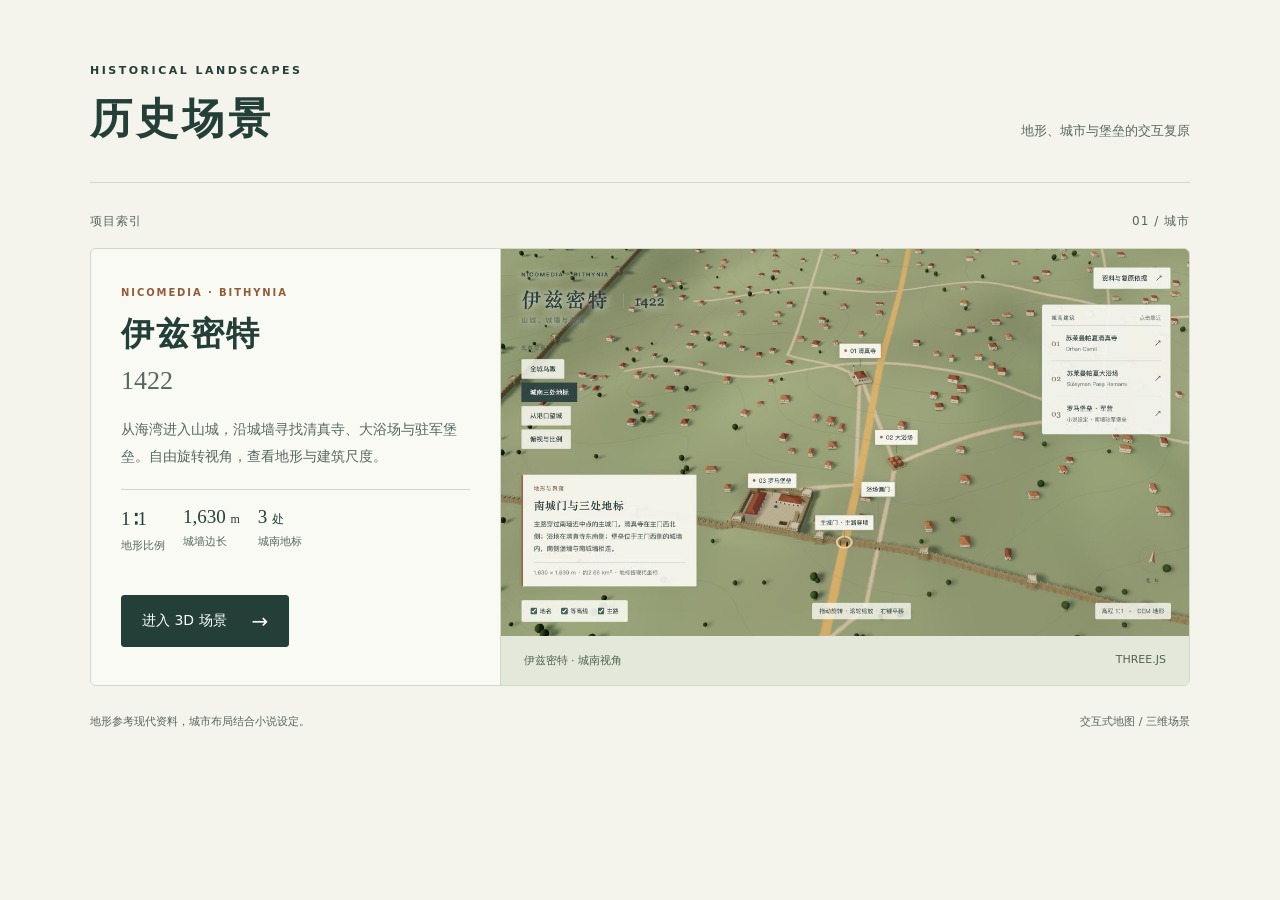
<file: index.html>
<!doctype html>
<html lang="zh-CN">
<head>
  <meta charset="utf-8">
  <meta name="viewport" content="width=device-width, initial-scale=1">
  <meta name="description" content="历史城市与堡垒的交互式三维场景。探索伊兹密特的地形、城墙、海湾与城南建筑。">
  <meta name="theme-color" content="#f4f3ec">
  <title>历史场景 · 项目索引</title>
  <style>
    :root{color-scheme:light;--paper:#f4f3ec;--ink:#233f38;--muted:#56685e;--line:#d1d7c9;--accent:#925c39;font-family:system-ui,-apple-system,"PingFang SC","Microsoft YaHei",sans-serif;background:var(--paper);color:var(--ink)}
    *{box-sizing:border-box}
    body{margin:0}
    main{max-width:1180px;margin:0 auto;padding:64px 40px 28px}
    .eyebrow{font-size:11px;font-weight:600;letter-spacing:2.5px}
    header{display:flex;justify-content:space-between;align-items:flex-end;gap:24px;padding-bottom:35px;border-bottom:1px solid var(--line)}
    h1{font-family:"Songti SC","STSong",serif;font-size:42px;font-weight:600;letter-spacing:4px;margin:14px 0 0}
    header p{font-size:13px;line-height:1.7;color:var(--muted);margin:0 0 5px}
    .section-label{display:flex;justify-content:space-between;align-items:center;font-size:12px;letter-spacing:1px;margin:30px 0 18px;color:var(--muted)}
    .project{display:grid;grid-template-columns:minmax(270px,0.8fr) minmax(0,1.35fr);border:1px solid var(--line);border-radius:6px;background:#fafaf5;overflow:hidden}
    .copy{padding:38px 30px;display:flex;flex-direction:column;align-items:flex-start}
    .place{color:var(--accent);font-size:10px;letter-spacing:1.9px;font-weight:600;margin:0 0 14px}
    h2{font-family:"Songti SC","STSong",serif;font-size:33px;font-weight:600;letter-spacing:2px;margin:0}
    h2 span{font-family:Georgia,serif;letter-spacing:0;font-size:26px;font-weight:400;display:block;margin-top:9px;color:var(--muted)}
    .description{font-size:14px;line-height:1.9;margin:20px 0;color:var(--muted)}
    .facts{display:flex;gap:18px;padding:16px 0 23px;margin:0;width:100%;border-top:1px solid var(--line)}
    .facts div{display:flex;flex-direction:column;gap:6px}
    .facts dt{font-size:11px;color:var(--muted);order:2}
    .facts dd{font-family:Georgia,serif;font-size:19px;margin:0;white-space:nowrap}
    .facts small{font-family:inherit;font-size:12px}
    .open{margin-top:auto;display:inline-flex;gap:25px;align-items:center;background:var(--ink);color:#fff;text-decoration:none;font-size:14px;padding:15px 20px;border:1px solid var(--ink);border-radius:3px;transition:background .15s}
    .open:hover{background:#365b4e}
    .open:focus-visible{outline:3px solid var(--accent);outline-offset:5px}
    .open span{font-size:20px;line-height:1}
    figure{margin:0;background:#e3e8da;display:flex;flex-direction:column;justify-content:center;min-width:0;border-left:1px solid var(--line)}
    figure img{display:block;width:100%;height:auto;aspect-ratio:16/9}
    figcaption{padding:17px 23px;color:#526450;font-size:11px;display:flex;justify-content:space-between;gap:12px}
    footer{display:flex;justify-content:space-between;gap:20px;padding-top:26px;color:var(--muted);font-size:11px;line-height:1.8}
    footer p{margin:0}
    @media(max-width:800px){main{padding:35px 22px 24px}header{align-items:flex-start;flex-direction:column;gap:18px;padding-bottom:25px}h1{font-size:35px}.project{grid-template-columns:1fr}.copy{padding:28px}h2 span{display:inline;margin-left:16px}.description{max-width:440px}.facts{gap:35px}.open{margin-top:0}figure{border-left:0;border-top:1px solid var(--line)}footer{flex-direction:column;gap:7px}}
    @media(prefers-reduced-motion:reduce){.open{transition:none}}
  </style>
</head>
<body>
  <main>
    <header>
      <div><div class="eyebrow">HISTORICAL LANDSCAPES</div><h1>历史场景</h1></div>
      <p>地形、城市与堡垒的交互复原</p>
    </header>
    <div class="section-label"><span>项目索引</span><span>01 / 城市</span></div>
    <article class="project" aria-labelledby="izmit-title">
      <div class="copy">
        <p class="place">NICOMEDIA · BITHYNIA</p>
        <h2 id="izmit-title">伊兹密特 <span>1422</span></h2>
        <p class="description">从海湾进入山城，沿城墙寻找清真寺、大浴场与驻军堡垒。自由旋转视角，查看地形与建筑尺度。</p>
        <dl class="facts">
          <div><dt>地形比例</dt><dd>1∶1</dd></div>
          <div><dt>城墙边长</dt><dd>1,630 <small>m</small></dd></div>
          <div><dt>城南地标</dt><dd>3 <small>处</small></dd></div>
        </dl>
        <!-- Relative to the repository root; works on user and project Pages. -->
        <a class="open" href="./izmit-1422/" aria-label="进入伊兹密特 1422 三维场景">进入 3D 场景 <span aria-hidden="true">→</span></a>
      </div>
      <figure>
        <img src="[data-uri]" width="1280" height="720" alt="伊兹密特场景实景：主路穿过南城门，堡垒位于城内西侧，清真寺和大浴场沿山坡分布。">
        <figcaption><span>伊兹密特 · 城南视角</span><span>THREE.JS</span></figcaption>
      </figure>
    </article>
    <footer><p>地形参考现代资料，城市布局结合小说设定。</p><p>交互式地图 / 三维场景</p></footer>
  </main>
</body>
</html>
</file>
